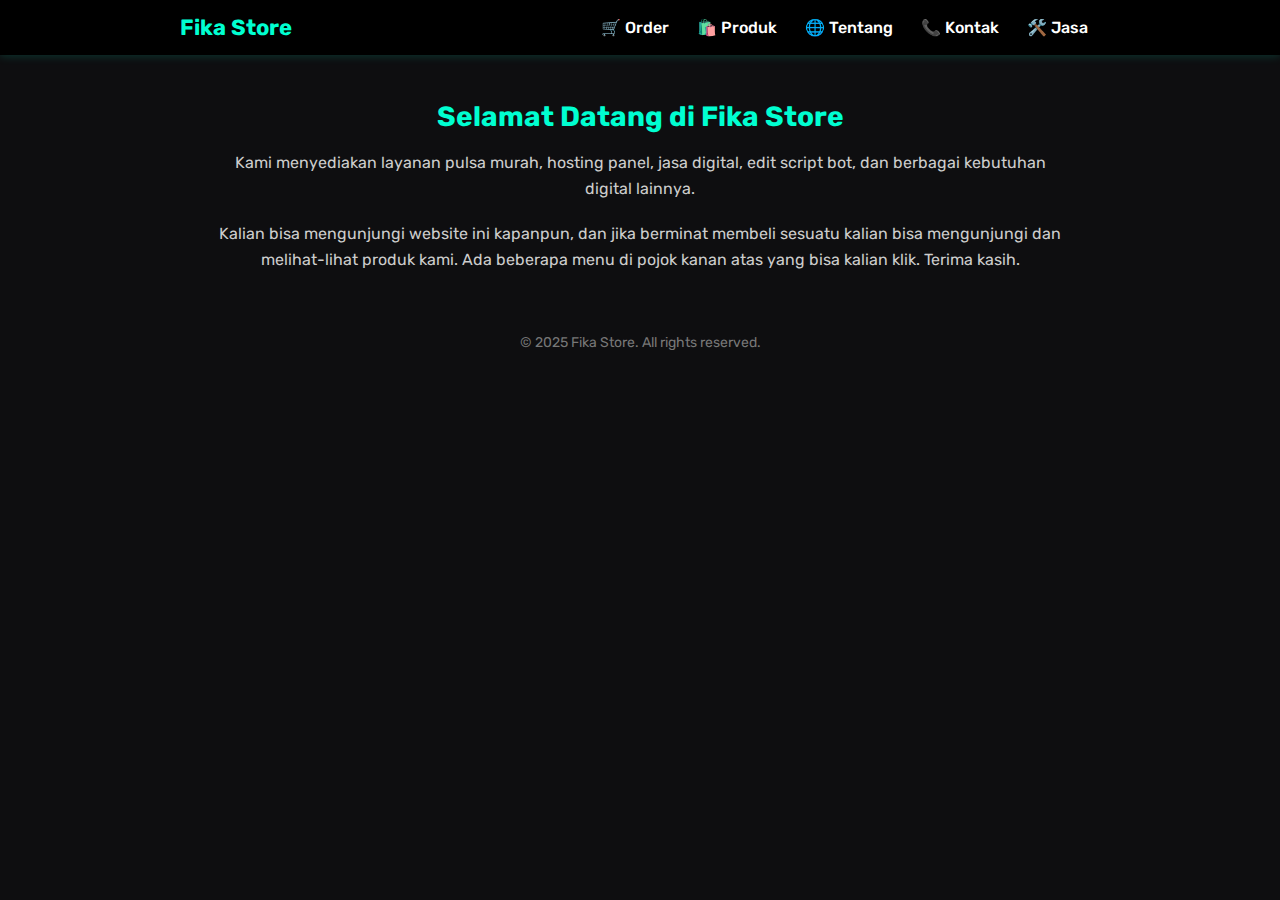
<file: index.html>
<!DOCTYPE html>
<html lang="id">
<head>
  <meta charset="UTF-8" />
  <meta name="viewport" content="width=device-width, initial-scale=1.0" />
  <link rel="icon" type="image/png" href="thumb.jpg">
  <title>Fika Store</title>
  <link href="https://fonts.googleapis.com/css2?family=Rubik&display=swap" rel="stylesheet" />
  <style>
    * {
      margin: 0;
      padding: 0;
      box-sizing: border-box;
      transition: all 0.3s ease;
    }

    body {
      font-family: 'Rubik', sans-serif;
      background: #0e0e10;
      color: #ffffff;
      line-height: 1.6;
    }

    header {
      background: #000;
      padding: 10px 0;
      box-shadow: 0 0 10px rgba(0, 255, 209, 0.2);
    }

    nav {
      max-width: 960px;
      margin: auto;
      display: flex;
      justify-content: space-between;
      align-items: center;
      padding: 0 20px;
    }

    .logo {
      color: #00ffd1;
      font-size: 22px;
      font-weight: bold;
    }

    .menu a {
      color: #fff;
      text-decoration: none;
      margin: 0 12px;
      font-weight: 500;
      position: relative;
    }

    .menu a:hover {
      color: #00ffd1;
    }

    .container {
      max-width: 900px;
      margin: 40px auto;
      padding: 0 20px;
      text-align: center;
    }

    h1 {
      font-size: 28px;
      color: #00ffd1;
      margin-bottom: 10px;
    }

    p {
      color: #ccc;
      margin-bottom: 20px;
    }

    .card {
      background: #1a1a1d;
      border: 1px solid #00ffd1;
      border-radius: 12px;
      padding: 20px;
      margin: 20px auto;
      box-shadow: 0 0 15px rgba(0, 255, 209, 0.2);
      max-width: 500px;
    }

    .footer {
      text-align: center;
      padding: 20px 0;
      color: #777;
      font-size: 14px;
    }

    @media (max-width: 600px) {
      nav {
        flex-direction: column;
      }

      .menu {
        margin-top: 10px;
      }

      .menu a {
        display: inline-block;
        margin: 6px;
      }
    }
  </style>
  <body>

  <header>
    <nav>
      <div class="logo">Fika Store</div>
      <div class="menu">
        <a href="menu.html">🛒 Order</a>
        <a href="produk.html">🛍️ Produk</a>
        <a href="tentang.html">🌐 Tentang</a>
        <a href="kontak.html">📞 Kontak</a>
        <a href="jasa.html">🛠️ Jasa</a>
      </div>
    </nav>
  </header>

  <div class="container">
    <h1>Selamat Datang di Fika Store</h1>
    <p>Kami menyediakan layanan pulsa murah, hosting panel, jasa digital, edit script bot, dan berbagai kebutuhan digital lainnya.</p>

    <p>Kalian bisa mengunjungi website ini kapanpun, dan jika berminat membeli sesuatu kalian bisa mengunjungi dan melihat-lihat produk kami. Ada beberapa menu di pojok kanan atas yang bisa kalian klik. Terima kasih.</p>
  </div>

  <div class="footer">
    &copy; 2025 Fika Store. All rights reserved.
  </div>

</body>
</html>
</file>
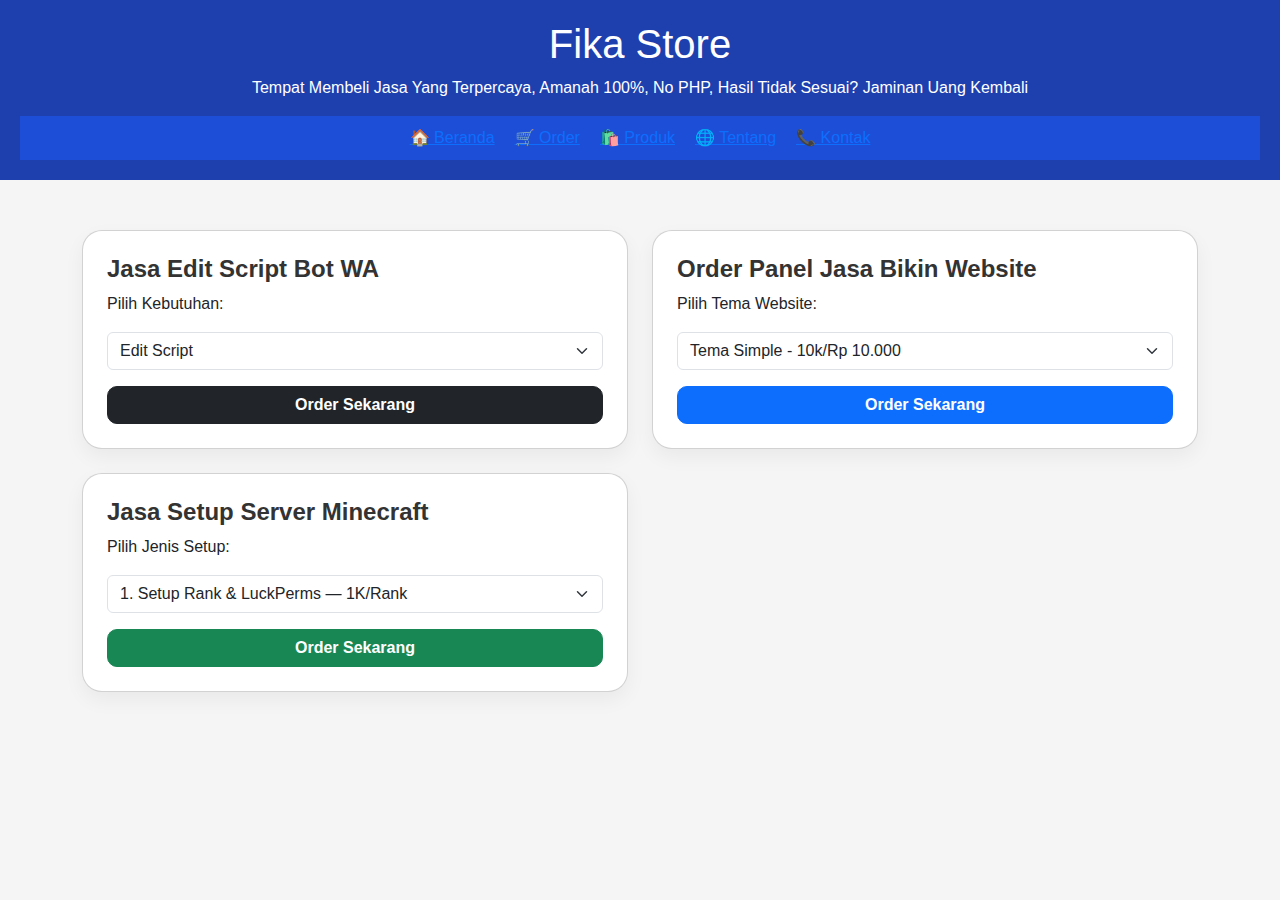
<file: jasa.html>
<!DOCTYPE html>
<html lang="id">
<head>
  <meta charset="UTF-8">
  <meta name="viewport" content="width=device-width, initial-scale=1">
  <title>Jasa | Fika Store</title>
  <link href="https://cdn.jsdelivr.net/npm/bootstrap@5.3.0/dist/css/bootstrap.min.css" rel="stylesheet">
  <style>
    body {
      background: #f5f5f5;
      font-family: 'Segoe UI', sans-serif;
    }
    header {
  background-color: #1e40af;
  color: white;
  padding: 20px;
  text-align: center;
}
nav {
  background-color: #1d4ed8;
  display: flex;
  justify-content: center;
  gap: 20px;
  padding: 10px;
}
    .card {
      background: #fff;
      border-radius: 20px;
      box-shadow: 0 8px 20px rgba(0, 0, 0, 0.05);
      transition: transform 0.2s ease-in-out;
    }

    .card:hover {
      transform: translateY(-5px);
    }

    .btn-order {
      font-weight: bold;
      border-radius: 10px;
    }

    h4 {
      font-weight: 700;
      color: #333;
    }

    .fade-in {
      animation: fadeIn 1s ease-in-out;
    }

    @keyframes fadeIn {
      from {
        opacity: 0;
        transform: translateY(20px);
      }
      to {
        opacity: 1;
        transform: translateY(0);
      }
    }

    .container {
      margin-top: 50px;
      margin-bottom: 50px;
    }

    @media (max-width: 768px) {
      .col-md-6 {
        margin-bottom: 20px;
      }
    }
  </style>
</head>
<body>
  <header>
    <h1>Fika Store</h1>
    <p>Tempat Membeli Jasa Yang Terpercaya, Amanah 100%, No PHP, Hasil Tidak Sesuai? Jaminan Uang Kembali</p>
    
    <nav>
      <a href="index.html">🏠 Beranda</a>
      <a href="menu.html">🛒 Order</a>
      <a href="produk.html">🛍️ Produk</a>
      <a href="tentang.html">🌐 Tentang</a>
      <a href="kontak.html">📞 Kontak</a>
    </nav>
  </header>
  <div class="container">
    <div class="row g-4">

      <!-- Jasa Edit Script Bot WA -->
      <div class="col-md-6 fade-in">
        <div class="card p-4">
          <h4>Jasa Edit Script Bot WA</h4>
          <p>Pilih Kebutuhan:</p>
          <select class="form-select mb-3">
            <option>Edit Script</option>
            <option>Rename Script</option>
            <option>Tambah Fitur</option>
            <option>Fix Fitur Script</option>
          </select>
          <a href="https://wa.me/6287717274346?text=halo%20Handi,%20saya%20ingin%20membeli%20jasa%20edit,rename,fix%20sc%20bot%20wa" class="btn btn-dark btn-order w-100">Order Sekarang</a>
        </div>
      </div>
      
      <div class="col-md-6 fade-in">
  <div class="card p-4">
    <h4>Order Panel Jasa Bikin Website</h4>
    <p>Pilih Tema Website:</p>
    <select class="form-select mb-3">
      <option>Tema Simple - 10k/Rp 10.000</option>
      <option>Tema Rgb - 15k/Rp 15.000</option>
      <option>Tema Portofolio Mudah - 20k/Rp 20.000</option>
      <option>Tema Portofolio Sulit - 30k/Rp 30.000</option>
      <option>Tema Custom Simple - 20k/Rp 20.000</option>
      <option>Tema Custom Mudah - 25k/Rp 25.000</option>
      <option>Tema Custom Sulit - 30k-50k/Rp 30.000-50.000</option>
      <option>Tema Store Simple - 10k/Rp 10.000</option>
      <option>Tema Store Mudah - 15k/Rp 15.000</option>
      <option>Tema Store Sulit - 20k/Rp 20.000</option>
      <option>Tema Store RGB - 25k/Rp 25.000</option>
      <option>Tema Store RGB + Portofolio - 30k-50k</option>
      <option>Tema Store Portofolio - 20k-30k</option>
      <option>Tema Store Custom - 20k-50k (Tergantung Kesulitan)</option>
    </select>
    <a href="https://wa.me/6287717274346?text=halo%20Handi,%20saya%20ingin%20membeli%20Panel%20Bot%20Wa" class="btn btn-primary btn-order w-100">Order Sekarang</a>
  </div>
      </div>

      <!-- Jasa Setup Server Minecraft -->
      <div class="col-md-6 fade-in">
        <div class="card p-4">
          <h4>Jasa Setup Server Minecraft</h4>
          <p>Pilih Jenis Setup:</p>
          <select class="form-select mb-3">
            <option>1. Setup Rank & LuckPerms — 1K/Rank</option>
            <option>2. Setup 5–10 Plugin — 5K</option>
            <option>3. Full Setup dari 0 sampai jadi — Mulai 25-50K</option>
            <option>4. Backup Server | Siap Pakai — 20-200K</option>
            <option>5. Server Siap Pakai + Backup — 70-200K</option>
          </select>
          <a href="https://wa.me/6287717274346?text=Halo%20Handi,%20saya%20ingin%20order%20jasa%20setup%20server%20Minecraft" class="btn btn-success btn-order w-100">Order Sekarang</a>
        </div>
      </div>

    </div>
  </div>

</body>
</html>
</file>
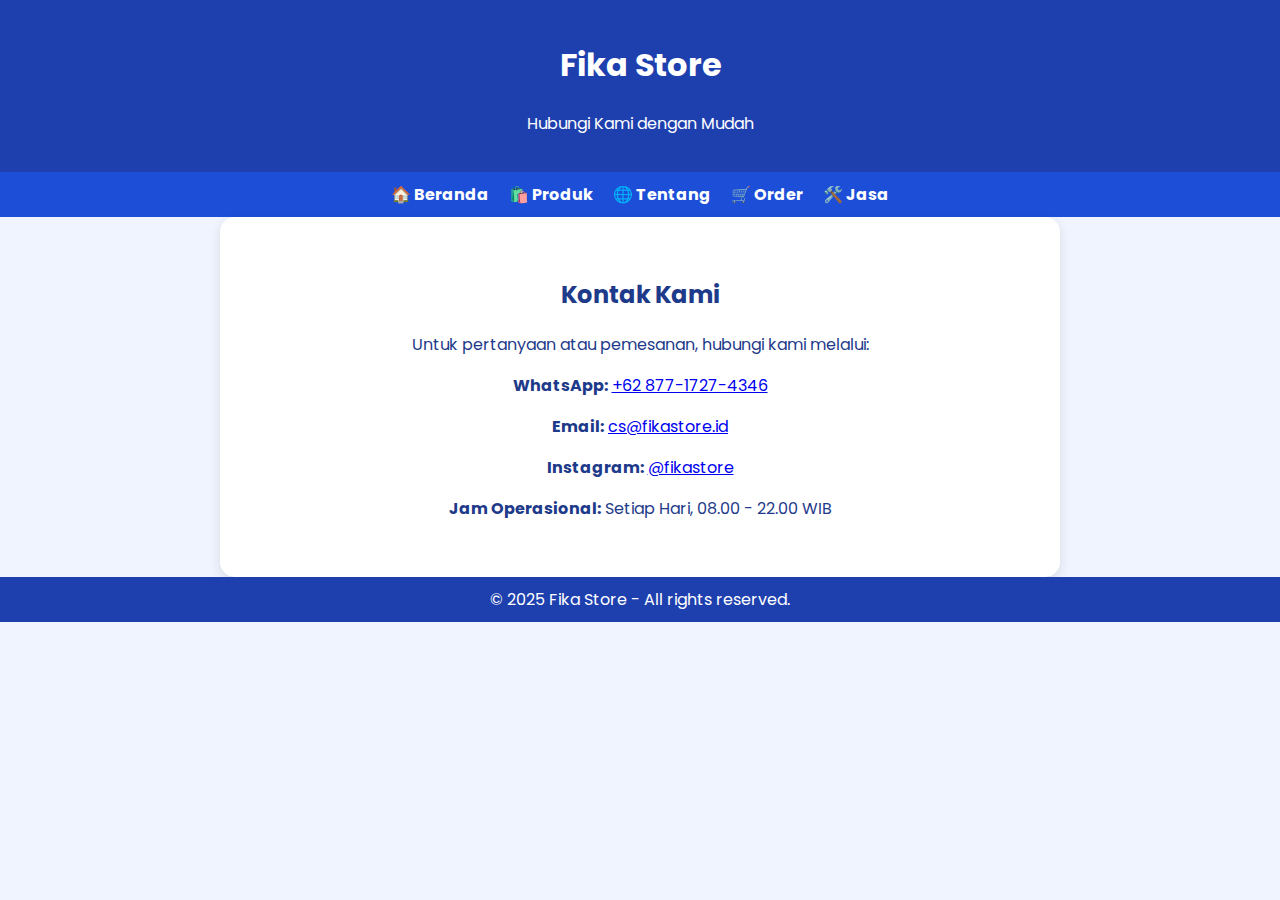
<file: kontak.html>
<!DOCTYPE html>
<html lang="id">
<head>
  <meta charset="UTF-8" />
  <meta name="viewport" content="width=device-width, initial-scale=1.0"/>
  <link rel="icon" type="image/png" href="thumb.jpg">
  <title>Kontak - Fika Store</title>
  <link href="https://fonts.googleapis.com/css2?family=Poppins:wght@400;700&display=swap" rel="stylesheet">
  <link rel="stylesheet" href="style.css">
</head>
<body>

  <header>
    <h1>Fika Store</h1>
    <p>Hubungi Kami dengan Mudah</p>
  </header>

  <nav>
    <a href="index.html">🏠 Beranda</a>
    <a href="produk.html">🛍️ Produk</a>
    <a href="tentang.html">🌐 Tentang</a>
    <a href="menu.html">🛒 Order</a>
    <a href="jasa.html">🛠️ Jasa</a>
  </nav>

  <section class="contact">
    <h2>Kontak Kami</h2>
    <p>Untuk pertanyaan atau pemesanan, hubungi kami melalui:</p>
    <p><strong>WhatsApp:</strong> <a href="https://wa.me/6287717274346" target="_blank">+62 877-1727-4346</a></p>
    <p><strong>Email:</strong> <a href="mailto:theboyscuyy@gmail.com">cs@fikastore.id</a></p>
    <p><strong>Instagram:</strong> <a href="https://www.instagram.com/fikastore" target="_blank">@fikastore</a></p>
    <p><strong>Jam Operasional:</strong> Setiap Hari, 08.00 - 22.00 WIB</p>
  </section>

  <footer>
    &copy; 2025 Fika Store - All rights reserved.
  </footer>

</body>
</html>
</file>
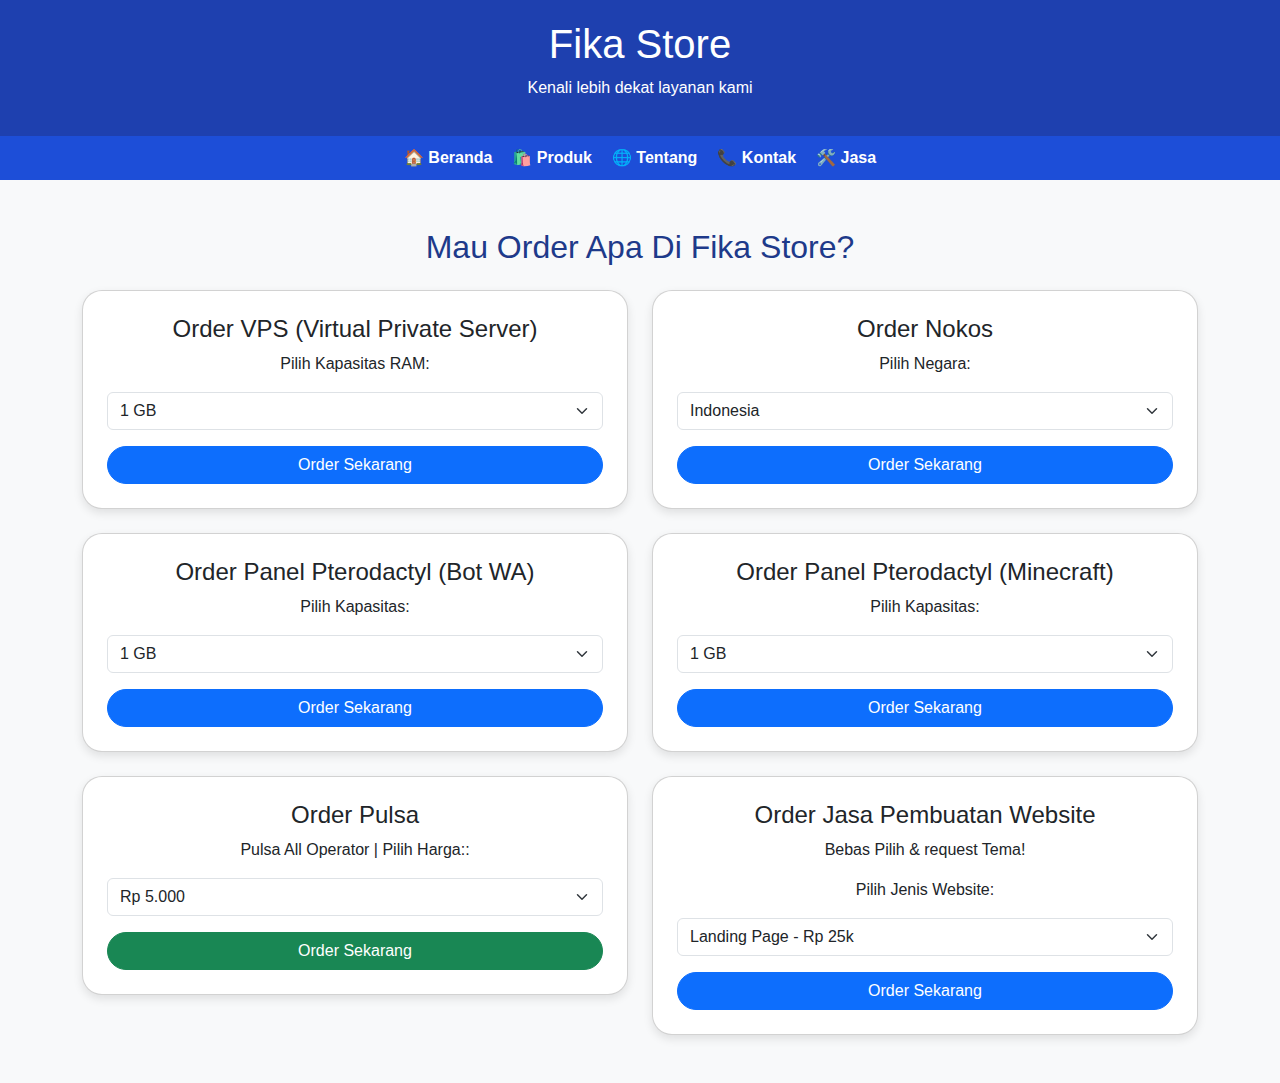
<file: menu.html>
<!DOCTYPE html><html lang="id">
<head>
  <meta charset="UTF-8">
  <meta name="viewport" content="width=device-width, initial-scale=1.0">
  <link rel="icon" type="image/png" href="thumb.jpg">
  <title>Menu Order - Fika Store</title>
  <link href="https://cdn.jsdelivr.net/npm/bootstrap@5.3.0/dist/css/bootstrap.min.css" rel="stylesheet">
  <link rel="stylesheet" href="style.css">
  <style>
    body {
      background: #f8f9fa;
      font-family: 'Segoe UI', sans-serif;
    }
    header {
  background-color: #1e40af;
  color: white;
  padding: 20px;
  text-align: center;
}
nav {
  background-color: #1d4ed8;
  display: flex;
  justify-content: center;
  gap: 20px;
  padding: 10px;
}
    .card {
      border-radius: 20px;
      transition: transform 0.3s ease;
    }
    .card:hover {
      transform: scale(1.03);
      box-shadow: 0 10px 20px rgba(0,0,0,0.1);
    }
    .btn-order {
      border-radius: 30px;
    }
    .fade-in {
      animation: fadeIn 1s ease-in;
    }
    @keyframes fadeIn {
      from { opacity: 0; transform: translateY(20px); }
      to { opacity: 1; transform: translateY(0); }
    }
  </style>
</head>
<body>
  <header>
    <h1>Fika Store</h1>
    <p>Kenali lebih dekat layanan kami</p>
  </header>

  <nav>
    <a href="index.html">🏠 Beranda</a>
    <a href="produk.html">🛍️ Produk</a>
    <a href="tentang.html">🌐 Tentang</a>
    <a href="kontak.html">📞 Kontak</a>
    <a href="jasa.html">🛠️ Jasa</a>
  </nav>
  <div class="container py-5">
    <h2 class="text-center mb-4">Mau Order Apa Di Fika Store?</h2>
    <div class="row g-4"><div class="col-md-6 fade-in">
    <div class="card p-4">
      <h4>Order VPS (Virtual Private Server)</h4>
      <p>Pilih Kapasitas RAM:</p>
      <select class="form-select mb-3">
        <option>1 GB</option>
        <option>2 GB</option>
        <option>3 GB</option>
        <option>4 GB</option>
        <option>5 GB</option>
        <option>6 GB</option>
        <option>7 GB</option>
        <option>8 GB</option>
        <option>9 GB</option>
        <option>10 GB</option>
        <option>11 GB</option>
        <option>12 GB</option>
        <option>13 GB</option>
        <option>14 GB</option>
        <option>15 GB</option>
        <option>16 GB</option>
      </select>
      <a href="https://wa.me/6287717274346?text=halo%20Handi,%20saya%20ingin%20membeli%20vps" class="btn btn-primary btn-order w-100">Order Sekarang</a>
    </div>
  </div>

  <div class="col-md-6 fade-in">
    <div class="card p-4">
      <h4>Order Nokos</h4>
      <p>Pilih Negara:</p>
      <select class="form-select mb-3">
        <option>Indonesia</option>
        <option>Inggris</option>
        <option>Belanda</option>
        <option>Uzbekistan</option>
        <option>dll</option>
      </select>
      <a href="https://wa.me/6287717274346text=halo%20Handi,%20saya%20ingin%20membeli%20nokos" class="btn btn-primary btn-order w-100">Order Sekarang</a>
    </div>
  </div>

  <div class="col-md-6 fade-in">
    <div class="card p-4">
      <h4>Order Panel Pterodactyl (Bot WA)</h4>
      <p>Pilih Kapasitas:</p>
      <select class="form-select mb-3">
        <option>1 GB</option>
        <option>2 GB</option>
        <option>4 GB</option>
        <option>5 GB</option>
        <option>6 GB</option>
        <option>7 GB</option>
        <option>8 GB</option>
        <option>9 GB</option>
        <option>10 GB</option>
        <option>Unlimited</option>
      </select>
      <a href="https://wa.me/6287717274346?text=halo%20Handi,%20saya%20ingin%20membeli%20Panel%20Bot%20Wa" class="btn btn-primary btn-order w-100">Order Sekarang</a>
    </div>
  </div>
    <div class="col-md-6 fade-in">
    <div class="card p-4">
      <h4>Order Panel Pterodactyl (Minecraft)</h4>
      <p>Pilih Kapasitas:</p>
      <select class="form-select mb-3">
        <option>1 GB</option>
        <option>2 GB</option>
        <option>4 GB</option>
        <option>5 GB</option>
        <option>6 GB</option>
        <option>7 GB</option>
        <option>8 GB</option>
        <option>9 GB</option>
        <option>12 GB</option>
        <option>13 GB</option>
        <option>14 GB</option>
        <option>15 GB</option>
        <option>16 GB</option>
      </select>
      <a href="https://wa.me/6287717274346?text=halo%20Handi,%20saya%20ingin%20membeli%20Panel%20Minecraft" class="btn btn-primary btn-order w-100">Order Sekarang</a>
    </div>
  </div>
  <div class="col-md-6 fade-in">
    <div class="card p-4">
      <h4>Order Pulsa</h4>
      <p>Pulsa All Operator | Pilih Harga::</p>
      <select class="form-select mb-3">
      <option>Rp 5.000</option>
        <option>Rp 10.000</option>
        <option>Rp 15.000</option>
        <option>Rp 20.000</option>
      <option>Rp 25.000</option>
        <option>Rp 30.000</option>
        <option>Rp 40.000</option>
        <option>Rp 50.000</option>
        <option>Rp 60.000</option>
        <option>Rp 70.000</option>
      <option>Rp 80.000</option>
        <option>Rp 90.000</option>
        <option>Rp 100.000</option>
        <option>Rp 150.000</option>
      <option>Rp 200.000</option>
      </select>
      <a href="https://wa.me/6287717274346?text=halo%20Handi,%20saya%20ingin%20membeli%20pulsa" class="btn btn-success btn-order w-100">Order Sekarang</a>
    </div>
  </div>
<div class="col-md-6 fade-in">
  <div class="card p-4">
    <h4>Order Jasa Pembuatan Website</h4>
    <p>Bebas Pilih & request Tema!</p>
    <p>Pilih Jenis Website:</p>
    <select class="form-select mb-3">
      <option>Landing Page - Rp 25k</option>
      <option>Toko Online - Rp 30k</option>
      <option>Portofolio - Rp 50k</option>
      <option>Company Profile - Rp25k</option>
      <option>Website Pribadi - Rp 20-50k</option>
      <option>website Rgb custom - Rp 20-30k</option>
      <option>Website Custom - Rp 20-100k</option>
    </select>
    <a href="https://wa.me/6287717274346?text=Halo%20Handi,%20saya%20tertarik%20dengan%20jasa%20pembuatan%20website.%20Boleh%20minta%20detail%20lebih%20lanjutnya?" class="btn btn-primary btn-order w-100">Order Sekarang</a>
  </div>
</div>
      
  </div>  <script src="https://cdn.jsdelivr.net/npm/bootstrap@5.3.0/dist/js/bootstrap.bundle.min.js"></script>
    </body>
    </html>
</file>
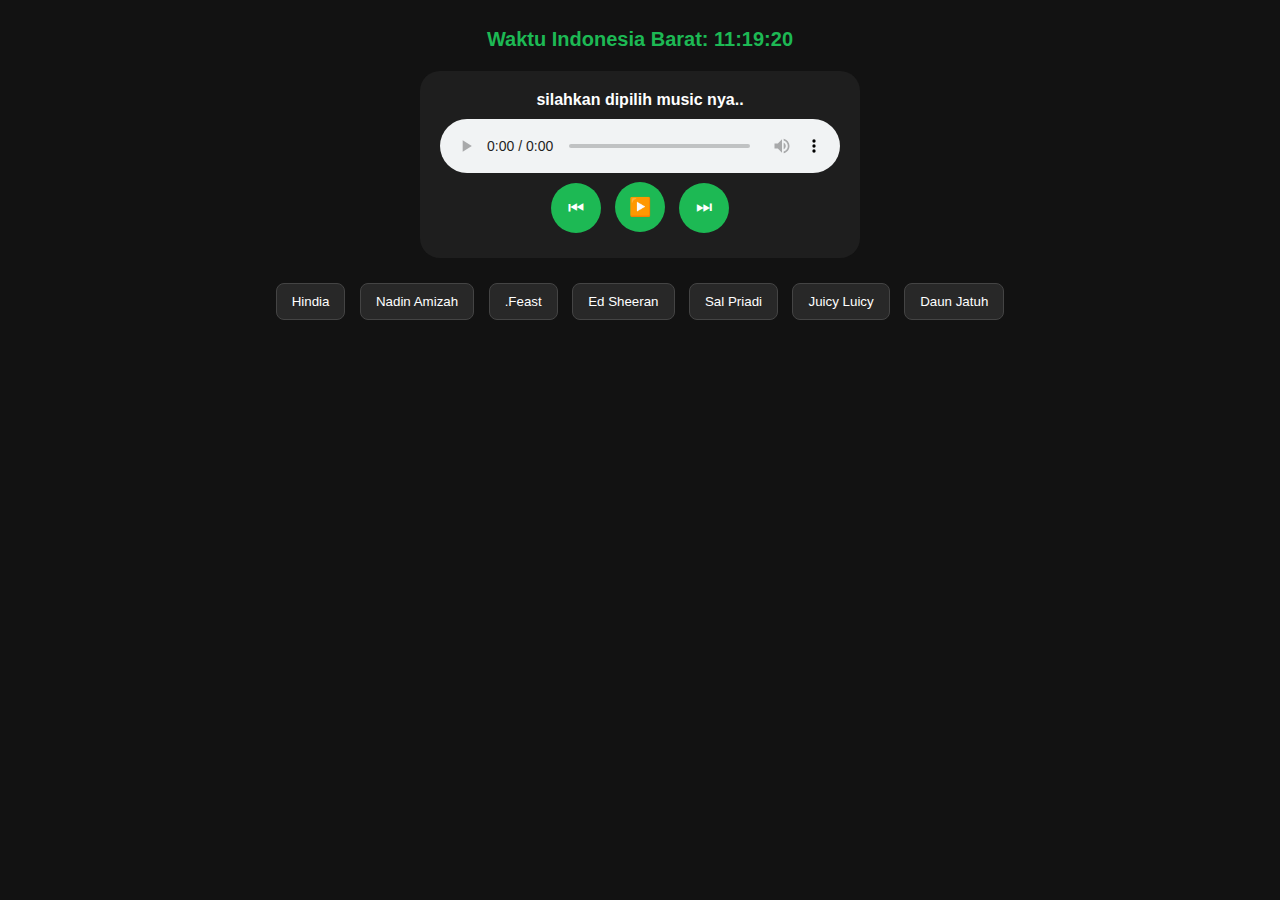
<file: musik.html>
<!DOCTYPE html>
<html lang="id">
<head>
  <meta charset="UTF-8" />
  <meta name="viewport" content="width=device-width, initial-scale=1.0"/>
  <title>Pemutar Musik</title>
  <style>
    body {
      background: #121212;
      color: #fff;
      font-family: Arial, sans-serif;
      text-align: center;
      padding: 20px;
    }

    .clock {
      font-size: 20px;
      font-weight: bold;
      margin-bottom: 20px;
      color: #1db954;
      animation: pulse 1s infinite alternate;
    }

    @keyframes pulse {
      from { opacity: 1; }
      to { opacity: 0.7; }
    }

    .player {
      background: #1e1e1e;
      border-radius: 20px;
      padding: 20px;
      max-width: 400px;
      margin: 0 auto;
    }

    .controls button {
      background: #1db954;
      border: none;
      color: white;
      padding: 10px;
      margin: 5px;
      border-radius: 50%;
      width: 50px;
      height: 50px;
      font-size: 18px;
      cursor: pointer;
    }

    .album-buttons {
      margin: 20px 0;
    }

    .album-buttons button {
      background-color: #282828;
      color: #fff;
      border: 1px solid #444;
      padding: 10px 15px;
      margin: 5px;
      border-radius: 8px;
      cursor: pointer;
    }

    .album-buttons button:hover {
      background-color: #1db954;
      color: #000;
    }

    .playlist {
      margin-top: 20px;
      display: none;
      text-align: left;
      max-width: 400px;
      margin-left: auto;
      margin-right: auto;
    }

    .playlist div {
      padding: 10px;
      cursor: pointer;
      border-bottom: 1px solid #444;
    }

    .playlist div:hover {
      background: #333;
    }

    .title {
      font-weight: bold;
      margin-bottom: 10px;
    }
  </style>
</head>
<body>

  <div class="clock" id="waktuWIB">Waktu Indonesia Barat: --:--:--</div>

  <div class="player">
    <div class="title" id="nowPlaying">silahkan dipilih music nya..</div>
    <audio id="audio" controls style="width: 100%;">
      <source src="" type="audio/mpeg">
      Browser Anda tidak mendukung elemen audio.
    </audio>
    <div class="controls">
      <button onclick="prevSong()">⏮</button>
      <button onclick="togglePlay()">▶️</button>
      <button onclick="nextSong()">⏭</button>
    </div>
  </div>

  <div class="album-buttons">
    <button onclick="showAlbum('hindia')">Hindia</button>
    <button onclick="showAlbum('nadin')">Nadin Amizah</button>
    <button onclick="showAlbum('feast')">.Feast</button>
    <button onclick="showAlbum('edsheeran')">Ed Sheeran</button>
    <button onclick="showAlbum('sal')">Sal Priadi</button>
    <button onclick="showAlbum('juicy')">Juicy Luicy</button>
    <button onclick="showAlbum('Daun')">Daun Jatuh</button>
  
  </div>

  <div class="playlist" id="playlist"></div>

  <script>
    const allSongs = {
      hindia: [
        { title: "Evaluasi", file: "evaluasi.mp3" },
        { title: "Secukupnya", file: "secukupnya.mp3" },
        { title: "Semua Lagu Cinta Terdengan Sama", file: "ndi.mp3" },
        { title: "Berdansalah, Karir Ini Tidak Ada Artinya", file: "berdansalah.mp3" },
        { title: "Rumah Ke Rumah", file: "rumahkerumah.mp3" },
        { title: "Cincin", file: "cincin.mp3" },
        { title: "Evakuasi", file: "evakuasi.mp3" },
        { title: "Kita Ke Sana", file: "kitakesana.mp3" },
        { title: "Membasuh", file: "membasuh.mp3" },
        { title: "Everything U Are", file: "everything.mp3" },
        { title: "Untuk Apa / Untuk Apa?", file: "untukapa" }
      ],
      nadin: [
        { title: "Rumpang", file: "rumpang.mp3" },
        { title: "Sorai", file: "sorai.mp3" },
        { title: "Rayuan Perempuan Gila", file: "rayuan.mp3" }
      ],
      feast: [
        { title: "Peradaban", file: "URL_PERADABAN" },
        { title: "Berita Kehilangan", file: "beritakehilangan.mp3" }
      ],
      edsheeran: [
        { title: "Perfect", file: "perfect.mp3" }
      ]
    };

    let currentPlaylist = [];
    let index = 0;
    const audio = document.getElementById("audio");
    const nowPlaying = document.getElementById("nowPlaying");
    const playlistDiv = document.getElementById("playlist");

    function showAlbum(albumKey) {
      playlistDiv.style.display = "block";
      playlistDiv.innerHTML = "";
      currentPlaylist = allSongs[albumKey];
      currentPlaylist.forEach((song, i) => {
        const div = document.createElement("div");
        div.textContent = song.title;
        div.onclick = () => loadSong(i);
        playlistDiv.appendChild(div);
      });
      loadSong(0);
    }

    function loadSong(i) {
      index = i;
      audio.src = currentPlaylist[i].file;
      nowPlaying.textContent = "Memutar: " + currentPlaylist[i].title;
      audio.play();
    }

    function togglePlay() {
      if (audio.paused) {
        audio.play();
      } else {
        audio.pause();
      }
    }

    function prevSong() {
      index = (index - 1 + currentPlaylist.length) % currentPlaylist.length;
      loadSong(index);
    }

    function nextSong() {
      index = (index + 1) % currentPlaylist.length;
      loadSong(index);
    }

    // Fungsi update waktu WIB
    function updateClock() {
      const now = new Date();
      const utc = now.getTime() + now.getTimezoneOffset() * 60000;
      const wib = new Date(utc + (7 * 3600000));
      const jam = String(wib.getHours()).padStart(2, '0');
      const menit = String(wib.getMinutes()).padStart(2, '0');
      const detik = String(wib.getSeconds()).padStart(2, '0');
      document.getElementById("waktuWIB").textContent = `Waktu Indonesia Barat: ${jam}:${menit}:${detik}`;
    }

    setInterval(updateClock, 1000);
    updateClock();
  </script>
</body>
</html>
</file>
<file: style.css>
body {
  font-family: 'Poppins', sans-serif;
  margin: 0;
  background-color: #f0f4ff;
  color: #1e3a8a;
}
header {
  background-color: #1e40af;
  color: white;
  padding: 20px;
  text-align: center;
}
nav {
  background-color: #1d4ed8;
  display: flex;
  justify-content: center;
  gap: 20px;
  padding: 10px;
}
nav a {
  color: white;
  text-decoration: none;
  font-weight: bold;
}
.products {
  display: grid;
  grid-template-columns: repeat(auto-fit, minmax(250px, 1fr));
  gap: 20px;
  padding: 40px 20px;
}
.card {
  background: white;
  border-radius: 15px;
  box-shadow: 0 4px 10px rgba(0,0,0,0.1);
  padding: 20px;
  text-align: center;
}
.card img {
  width: 100%;
  border-radius: 10px;
  height: 150px;
  object-fit: cover;
  margin-bottom: 10px;
}
.content, .contact {
  padding: 40px 20px;
  max-width: 800px;
  margin: auto;
  background: white;
  border-radius: 15px;
  box-shadow: 0 4px 12px rgba(0,0,0,0.1);
  text-align: center;
}
.content img {
  max-width: 100%;
  border-radius: 15px;
  margin-bottom: 20px;
}
footer {
  background-color: #1e40af;
  color: white;
  text-align: center;
  padding: 10px;
    }
</file>
